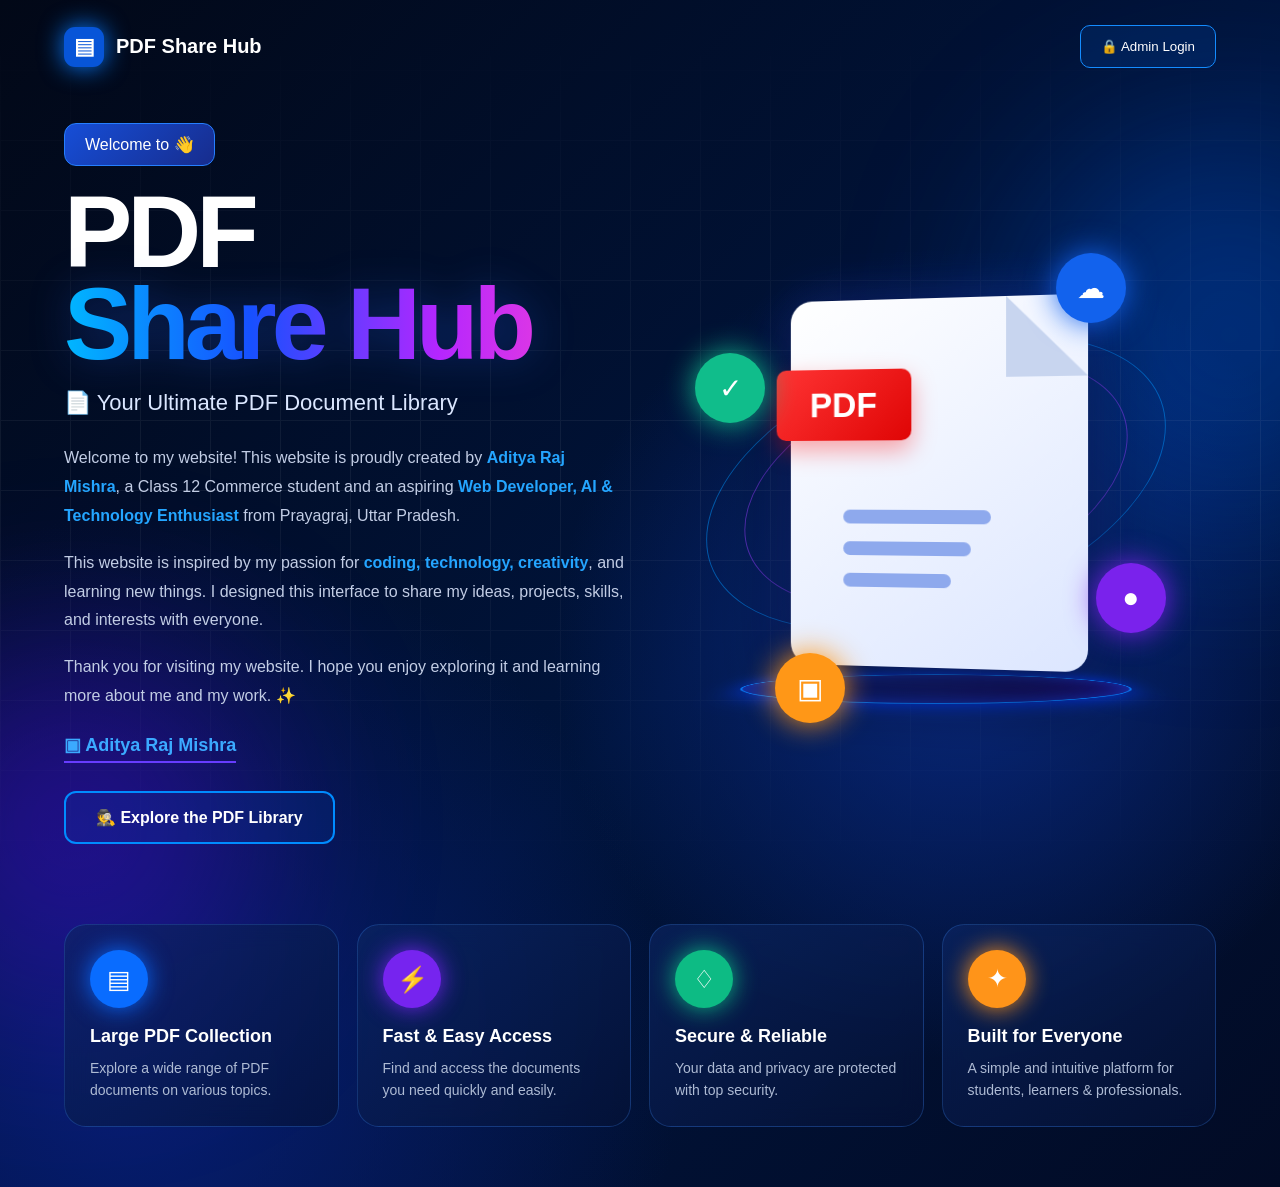
<file: index.html>
<!DOCTYPE html>
<html lang="en">
<head>
<meta charset="UTF-8">
<meta name="viewport" content="width=device-width, initial-scale=1.0">

<title>PDF Share Hub</title>

<style>

*{
    margin:0;
    padding:0;
    box-sizing:border-box;
}

html{
    scroll-behavior:smooth;
}

body{
    font-family:Arial,Helvetica,sans-serif;
    min-height:100vh;
    color:white;
    overflow-x:hidden;

    background:
        radial-gradient(circle at 75% 55%,#08277d 0%,transparent 35%),
        radial-gradient(circle at 10% 90%,#071d72 0%,transparent 35%),
        linear-gradient(135deg,#020817,#00143c 55%,#020b25);
}


/* BACKGROUND */

a{
    color:white;
    text-decoration:none;
}

.bg-glow{
    position:fixed;
    border-radius:50%;
    filter:blur(100px);
    opacity:.35;
    pointer-events:none;
}

.glow1{
    width:400px;
    height:400px;
    background:#0066ff;
    top:15%;
    right:-150px;
}

.glow2{
    width:350px;
    height:350px;
    background:#6200ff;
    bottom:-100px;
    left:-100px;
}

.grid{
    position:fixed;
    inset:0;
    opacity:.06;
    pointer-events:none;

    background-image:
        linear-gradient(#fff 1px,transparent 1px),
        linear-gradient(90deg,#fff 1px,transparent 1px);

    background-size:70px 70px;

    mask-image:linear-gradient(
        to bottom,
        transparent,
        black,
        transparent
    );
}


/* HEADER */

.header{
    width:90%;
    max-width:1400px;
    margin:auto;

    padding:25px 0;

    display:flex;
    justify-content:space-between;
    align-items:center;

    position:relative;
    z-index:10;
}

.logo{
    display:flex;
    align-items:center;
    gap:12px;

    font-size:20px;
    font-weight:bold;
}

.logo-icon{
    width:40px;
    height:40px;

    display:grid;
    place-items:center;

    border-radius:11px;

    background:#0755d8;

    box-shadow:0 0 25px #087cff;

    font-size:22px;
}

.admin-btn{
    padding:13px 20px;

    color:white;

    background:rgba(0,80,190,.2);

    border:1px solid #148cff;

    border-radius:10px;

    cursor:pointer;

    transition:.3s;
}

.admin-btn:hover{
    background:#087cff;
    box-shadow:0 0 25px #087cff;
}


/* MAIN */

.container{
    width:90%;
    max-width:1400px;

    margin:auto;

    display:grid;

    grid-template-columns:1fr 1fr;

    gap:30px;

    align-items:center;

    position:relative;
    z-index:2;
}


/* INTRO */

.intro{
    padding:30px 0;
}

.welcome{
    display:inline-block;

    padding:11px 20px;

    margin-bottom:20px;

    border-radius:12px;

    background:linear-gradient(
        135deg,
        #164ed7,
        #172c8d
    );

    border:1px solid #267fff;
}

h1{
    font-size:clamp(55px,8vw,105px);

    line-height:.9;

    letter-spacing:-5px;

    margin-bottom:20px;
}

h1 span{
    display:block;

    background:linear-gradient(
        90deg,
        #00b7ff,
        #1750ff,
        #b426ff,
        #ff45cf
    );

    -webkit-background-clip:text;
    background-clip:text;

    color:transparent;

    filter:drop-shadow(
        0 0 20px rgba(40,100,255,.3)
    );
}

.subtitle{
    font-size:22px;

    color:#dbe7ff;

    margin-bottom:28px;
}

.description{
    max-width:650px;

    color:#c2cde5;

    font-size:16px;

    line-height:1.8;
}

.description p{
    margin-bottom:18px;
}

.description strong{
    color:#24a5ff;
}

.profile-link{
    display:inline-block;

    margin-top:5px;

    color:#3baaff;

    font-size:18px;
    font-weight:bold;

    text-decoration:none;

    border-bottom:2px solid #673cff;

    padding-bottom:5px;
}

.login-btn{
    display:block;

    margin-top:28px;

    padding:15px 30px;

    color:white;

    background:rgba(0,80,190,.15);

    border:2px solid #008cff;

    border-radius:12px;

    font-size:16px;
    font-weight:bold;

    cursor:pointer;

    transition:.3s;
}

.login-btn:hover{
    background:#087cff;

    box-shadow:0 0 30px #087cff;

    transform:translateY(-3px);
}


/* ILLUSTRATION */

.illustration{
    height:600px;

    position:relative;

    display:grid;
    place-items:center;
}

.orbit{
    position:absolute;

    border-radius:50%;

    border:1px solid rgba(0,150,255,.5);

    transform:rotate(-20deg);
}

.orbit1{
    width:480px;
    height:260px;
}

.orbit2{
    width:400px;
    height:220px;

    border-color:rgba(150,60,255,.5);
}

.orbit3{
    width:300px;
    height:170px;

    border-color:rgba(0,220,255,.3);
}


/* PDF */

.pdf-document{
    width:300px;
    height:370px;

    position:relative;

    background:linear-gradient(
        145deg,
        #fff,
        #dce6ff
    );

    border-radius:22px;

    box-shadow:
        0 25px 70px rgba(0,0,0,.5),
        0 0 50px rgba(50,80,255,.3);

    transform:perspective(900px) rotateY(-8deg);

    z-index:3;
}

.pdf-fold{
    position:absolute;

    right:0;
    top:0;

    width:80px;
    height:80px;

    background:#c8d5ef;

    clip-path:polygon(
        0 0,
        100% 100%,
        0 100%
    );
}

.pdf-label{
    position:absolute;

    top:70px;
    left:-15px;

    padding:16px 35px;

    background:linear-gradient(
        135deg,
        #ff3434,
        #df0505
    );

    color:white;

    font-size:35px;
    font-weight:900;

    border-radius:10px;

    box-shadow:0 10px 25px rgba(255,0,0,.35);
}

.pdf-lines{
    position:absolute;

    left:55px;
    bottom:80px;

    display:flex;
    flex-direction:column;

    gap:18px;
}

.pdf-lines span{
    width:150px;
    height:14px;

    background:#8ea9ed;

    border-radius:10px;
}

.pdf-lines span:nth-child(2){
    width:130px;
}

.pdf-lines span:nth-child(3){
    width:110px;
}


/* PLATFORM */

.platform{
    position:absolute;

    bottom:60px;

    width:390px;
    height:70px;

    border-radius:50%;

    background:
        linear-gradient(
            90deg,
            #071d6e,
            #111a6f,
            #16075d
        );

    border:2px solid #087cff;

    box-shadow:
        0 0 35px #003dff,
        inset 0 0 30px #1735b9;

    transform:
        perspective(400px)
        rotateX(65deg);

    z-index:1;
}


/* FLOATING ICONS */

.floating-icon{
    width:70px;
    height:70px;

    position:absolute;

    display:grid;
    place-items:center;

    border-radius:50%;

    font-size:28px;

    z-index:5;

    animation:float 4s ease-in-out infinite;
}

.cloud{
    top:70px;
    right:90px;

    background:#1262ed;

    box-shadow:0 0 30px #1262ed;
}

.share{
    right:50px;
    bottom:150px;

    background:#7a22ec;

    box-shadow:0 0 30px #7a22ec;
}

.book{
    bottom:60px;
    left:120px;

    background:#ff9717;

    box-shadow:0 0 30px #ff9717;
}

.check{
    left:40px;
    top:170px;

    background:#10bd8b;

    box-shadow:0 0 30px #10bd8b;
}

@keyframes float{

    0%,100%{
        transform:translateY(0);
    }

    50%{
        transform:translateY(-12px);
    }
}


/* FEATURES */

.features{
    grid-column:1/-1;

    display:grid;

    grid-template-columns:
        repeat(4,1fr);

    gap:18px;

    padding:20px 0 60px;
}

.feature-card{
    min-height:180px;

    padding:25px;

    border-radius:22px;

    background:
        linear-gradient(
            145deg,
            rgba(12,38,100,.65),
            rgba(5,18,54,.65)
        );

    border:1px solid rgba(65,145,255,.25);

    backdrop-filter:blur(12px);

    transition:.35s;
}

.feature-card:hover{
    transform:translateY(-8px);

    border-color:#218cff;

    box-shadow:
        0 15px 40px rgba(0,90,255,.25);
}

.feature-icon{
    width:58px;
    height:58px;

    display:grid;
    place-items:center;

    border-radius:50%;

    font-size:25px;

    margin-bottom:18px;
}

.blue{
    background:#096cff;
    box-shadow:0 0 25px #096cff;
}

.purple{
    background:#7624ef;
    box-shadow:0 0 25px #7624ef;
}

.green{
    background:#0dbb84;
    box-shadow:0 0 25px #0dbb84;
}

.orange{
    background:#ff9419;
    box-shadow:0 0 25px #ff9419;
}

.feature-card h3{
    font-size:18px;

    margin-bottom:10px;
}

.feature-card p{
    color:#aebbd4;

    line-height:1.6;

    font-size:14px;
}


/* MOBILE */

@media(max-width:900px){

    .container{
        grid-template-columns:1fr;
    }

    .intro{
        text-align:center;
    }

    .description{
        margin:auto;
    }

    .login-btn{
        margin-left:auto;
        margin-right:auto;
    }

    .illustration{
        height:500px;
    }

    .features{
        grid-template-columns:repeat(2,1fr);
    }
}


@media(max-width:600px){

    .header{
        padding:18px 0;
    }

    .logo{
        font-size:15px;
    }

    .logo-icon{
        width:32px;
        height:32px;
    }

    .admin-btn{
        padding:10px 12px;
        font-size:12px;
    }

    h1{
        font-size:58px;
        letter-spacing:-3px;
    }

    .subtitle{
        font-size:17px;
    }

    .description{
        font-size:14px;
        line-height:1.7;
    }

    .illustration{
        height:400px;
    }

    .pdf-document{
        width:210px;
        height:270px;
    }

    .pdf-label{
        font-size:25px;
        padding:12px 25px;
    }

    .pdf-lines{
        left:35px;
        bottom:50px;
        gap:10px;
    }

    .pdf-lines span{
        width:110px;
        height:9px;
    }

    .platform{
        width:280px;
    }

    .orbit1{
        width:350px;
        height:190px;
    }

    .orbit2{
        width:300px;
        height:160px;
    }

    .floating-icon{
        width:50px;
        height:50px;
        font-size:20px;
    }

    .cloud{
        right:20px;
        top:30px;
    }

    .share{
        right:10px;
        bottom:100px;
    }

    .check{
        left:15px;
        top:120px;
    }

    .book{
        left:50px;
        bottom:30px;
    }

    .features{
        grid-template-columns:1fr;
    }

}

.admin-link:hover {
    background: #087cff;

    box-shadow:
        0 0 15px #087cff,
        0 0 35px rgba(0, 140, 255, 0.5);

    transform: translateY(-2px);
}

</style>
</head>


<body>

<div class="bg-glow glow1"></div>
<div class="bg-glow glow2"></div>
<div class="grid"></div>


<header class="header">

    <div class="logo">

        <div class="logo-icon">
            ▤
        </div>

        PDF Share Hub

    </div>


    <button class="admin-btn">
       <a href="admin.html"> 🔒 Admin Login </a>
    </button>

</header>



<main class="container">


<section class="intro">

    <div class="welcome">
        Welcome to 👋
    </div>


    <h1>
        PDF
        <span>Share Hub</span>
    </h1>


    <p class="subtitle">
        📄 Your Ultimate PDF Document Library
    </p>


    <div class="description">

        <p>
            Welcome to my website! This website is proudly created by
            <strong>Aditya Raj Mishra</strong>, a Class 12 Commerce student
            and an aspiring
            <strong>Web Developer, AI & Technology Enthusiast</strong>
            from Prayagraj, Uttar Pradesh.
        </p>

        <p>
            This website is inspired by my passion for
            <strong>coding, technology, creativity</strong>,
            and learning new things. I designed this interface to share
            my ideas, projects, skills, and interests with everyone.
        </p>

        <p>
            Thank you for visiting my website. I hope you enjoy exploring
            it and learning more about me and my work. ✨
        </p>

    </div>


    <a href="#" class="profile-link">
        ▣ Aditya Raj Mishra
    </a>


    <button class="login-btn" >
      <a href="library.html" class="admin-link">  🕵️ Explore the PDF Library </a>
    </button>

</section>



<section class="illustration">

    <div class="orbit orbit1"></div>
    <div class="orbit orbit2"></div>
    <div class="orbit orbit3"></div>


    <div class="floating-icon cloud">
        ☁
    </div>

    <div class="floating-icon share">
        ●
    </div>

    <div class="floating-icon book">
        ▣
    </div>

    <div class="floating-icon check">
        ✓
    </div>


    <div class="pdf-document">

        <div class="pdf-fold"></div>

        <div class="pdf-label">
            PDF
        </div>

        <div class="pdf-lines">

            <span></span>
            <span></span>
            <span></span>

        </div>

    </div>


    <div class="platform"></div>

</section>



<section class="features">


<div class="feature-card">

    <div class="feature-icon blue">
        ▤
    </div>

    <h3>
        Large PDF Collection
    </h3>

    <p>
        Explore a wide range of PDF documents on various topics.
    </p>

</div>



<div class="feature-card">

    <div class="feature-icon purple">
        ⚡
    </div>

    <h3>
        Fast & Easy Access
    </h3>

    <p>
        Find and access the documents you need quickly and easily.
    </p>

</div>



<div class="feature-card">

    <div class="feature-icon green">
        ♢
    </div>

    <h3>
        Secure & Reliable
    </h3>

    <p>
        Your data and privacy are protected with top security.
    </p>

</div>



<div class="feature-card">

    <div class="feature-icon orange">
        ✦
    </div>

    <h3>
        Built for Everyone
    </h3>

    <p>
        A simple and intuitive platform for students,
        learners & professionals.
    </p>

</div>


</section>

</main>


</body>
</html>
</file>
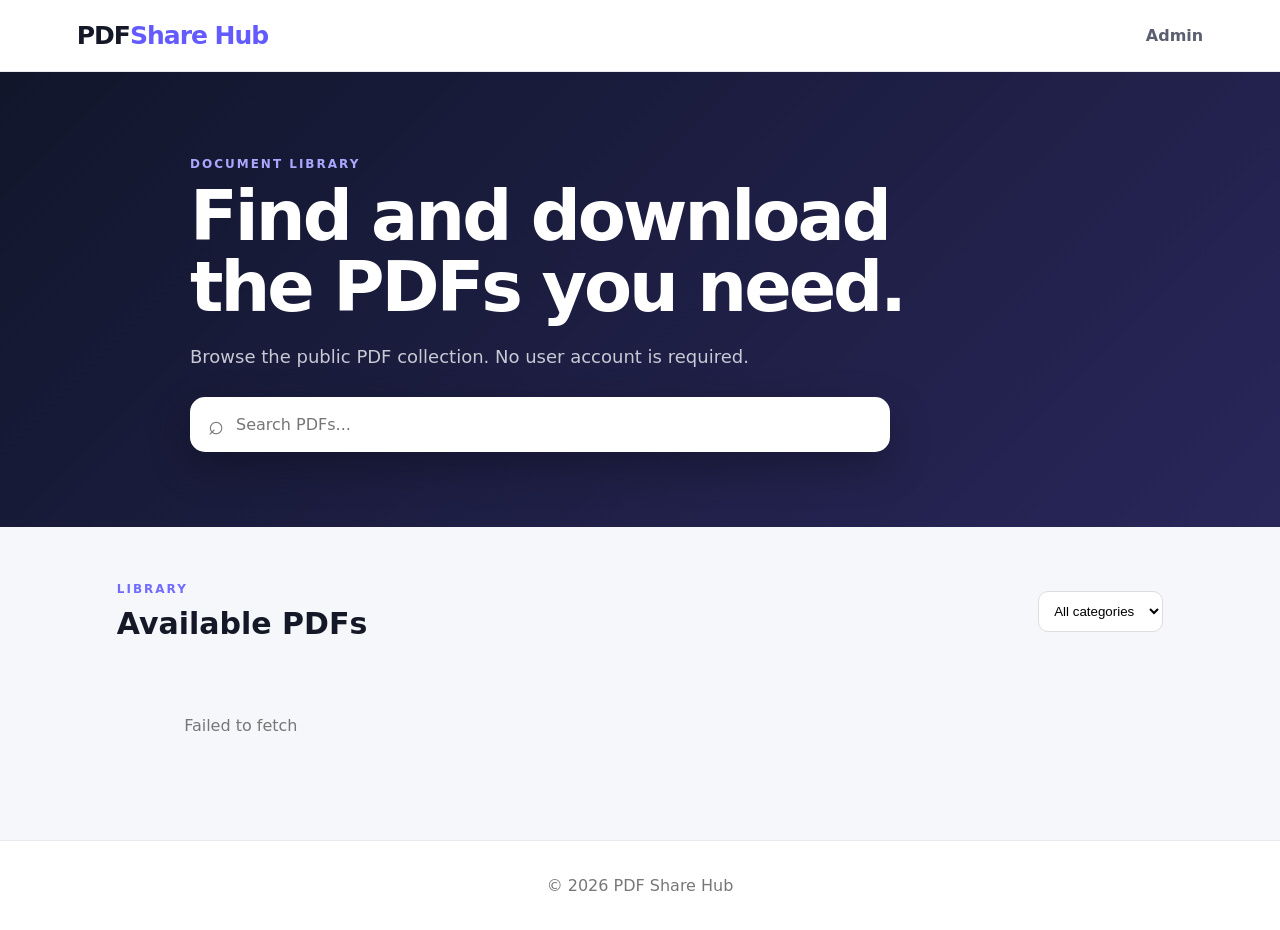
<file: library.html>
<!DOCTYPE html>
<html lang="en">
<head>
  <meta charset="UTF-8">
  <meta name="viewport" content="width=device-width, initial-scale=1.0">
  <title>PDF Share Hub</title>

  <link rel="stylesheet" href="assets/style.css">

  <link rel="manifest" href="manifest.json">
  <meta name="theme-color" content="#635bff">
  <meta name="mobile-web-app-capable" content="yes">
  <meta name="apple-mobile-web-app-capable" content="yes">
</head>
<body>
  <header class="topbar">
    <a class="brand" href="index.html">PDF<span>Share Hub</span></a>
    <a class="admin-link" href="admin.html">Admin</a>
  </header>

  <main>
    <section class="hero">
      <div>
        <p class="eyebrow">DOCUMENT LIBRARY</p>
        <h1>Find and download<br>the PDFs you need.</h1>
        <p class="hero-copy">Browse the public PDF collection. No user account is required.</p>
        <div class="search">
          <span>⌕</span>
          <input id="searchInput" type="search" placeholder="Search PDFs...">
        </div>
      </div>
    </section>

    <section class="section">
      <div class="section-head">
        <div>
          <p class="eyebrow">LIBRARY</p>
          <h2>Available PDFs</h2>
        </div>
        <select id="categoryFilter">
          <option value="">All categories</option>
        </select>
      </div>
      <div id="pdfGrid" class="grid"></div>
      <div id="emptyState" class="empty hidden">No PDFs found.</div>
    </section>
  </main>

  <footer>© 2026 PDF Share Hub</footer>
  <script src="assets/config.js"></script>
  <script src="assets/app.js"></script>
  <script>
if ("serviceWorker" in navigator) {
  window.addEventListener("load", () => {
    navigator.serviceWorker.register("./sw.js")
      .then(() => console.log("PDF Share Hub PWA ready"))
      .catch(error => console.error("PWA error:", error));
  });
}
</script>
</body>
</html>
</file>
<file: assets/style.css>
*{box-sizing:border-box}body{margin:0;font-family:Inter,system-ui,-apple-system,BlinkMacSystemFont,"Segoe UI",sans-serif;background:#f6f7fb;color:#151827}a{text-decoration:none;color:inherit}.topbar{height:72px;background:#fff;border-bottom:1px solid #e8e9ef;display:flex;align-items:center;justify-content:space-between;padding:0 6%;position:sticky;top:0;z-index:10}.brand{font-size:25px;font-weight:800;letter-spacing:-1px}.brand span{color:#635bff}.admin-link{font-weight:650;color:#5c5f70}.hero{padding:85px 6% 75px;background:linear-gradient(135deg,#11162b,#29265a);color:#fff}.hero>div{max-width:900px;margin:auto}.eyebrow{font-size:12px;font-weight:800;letter-spacing:2px;color:#716cff;margin:0 0 10px}.hero .eyebrow{color:#aaa7ff}.hero h1{font-size:clamp(38px,6vw,70px);line-height:1.02;letter-spacing:-3px;margin:0 0 22px}.hero-copy{font-size:18px;color:#c7c9d5;max-width:650px}.search{margin-top:30px;background:#fff;border-radius:15px;display:flex;align-items:center;padding:0 18px;max-width:700px;box-shadow:0 15px 40px #0004}.search span{font-size:27px;color:#777}.search input{border:0;outline:0;width:100%;padding:18px 12px;font-size:16px}.section{max-width:1200px;margin:0 auto;padding:55px 6%}.section-head{display:flex;align-items:center;justify-content:space-between;gap:20px;margin-bottom:25px}.section h1,.section h2{margin:0}.section h2{font-size:30px}.section select{border:1px solid #ddd;border-radius:10px;padding:11px;background:#fff}.grid{display:grid;grid-template-columns:repeat(auto-fill,minmax(245px,1fr));gap:18px}.card,.panel,.stat{background:#fff;border:1px solid #e6e7ee;border-radius:17px;box-shadow:0 8px 25px #1b20400a}.card{padding:20px;display:flex;flex-direction:column;min-height:220px}.pdf-icon{height:58px;width:58px;border-radius:14px;background:#eeedff;color:#635bff;display:grid;place-items:center;font-weight:900;margin-bottom:18px}.card h3{margin:0 0 8px;font-size:18px}.card p{color:#707382;font-size:14px;line-height:1.5;margin:0 0 14px}.tag{font-size:12px;color:#635bff;font-weight:700}.card-actions{margin-top:auto;display:flex;gap:8px}.btn{border:1px solid #ddd;background:#fff;border-radius:10px;padding:11px 15px;font-weight:700;cursor:pointer}.btn.primary{background:#635bff;color:#fff;border-color:#635bff}.btn.danger{color:#c62b3d}.empty{text-align:center;padding:50px;color:#777}.hidden{display:none!important}footer{text-align:center;padding:35px;color:#777;border-top:1px solid #e8e9ef;background:#fff}.admin-main{max-width:1050px;margin:auto;padding:55px 6%}.auth-panel{max-width:500px;margin:30px auto;padding:30px}.panel{padding:25px;margin-bottom:25px}.panel h2{margin-top:0}form{display:grid;gap:15px}label{font-weight:700;font-size:14px;display:grid;gap:7px}input,textarea{font:inherit;border:1px solid #dfe1e8;border-radius:10px;padding:12px;outline:none}textarea{min-height:100px;resize:vertical}.form-grid{grid-template-columns:1fr 1fr}.wide{grid-column:1/-1}.stats{display:grid;grid-template-columns:repeat(2,1fr);gap:15px;margin-bottom:25px}.stat{padding:22px}.stat strong{font-size:30px;display:block}.stat span{color:#777}.admin-item{display:flex;align-items:center;justify-content:space-between;gap:15px;padding:15px 0;border-bottom:1px solid #eee}.admin-item:last-child{border-bottom:0}.admin-item h3{margin:0 0 4px}.admin-item p{margin:0;color:#777;font-size:13px}.admin-actions{display:flex;gap:8px;flex-wrap:wrap}.message{min-height:20px;color:#555}.message.error{color:#c62b3d}.message.success{color:#16824b}@media(max-width:650px){.topbar{padding:0 5%}.hero{padding:60px 5%}.hero h1{letter-spacing:-2px}.section,.admin-main{padding-left:5%;padding-right:5%}.section-head{align-items:flex-start;flex-direction:column}.form-grid{grid-template-columns:1fr}.wide{grid-column:auto}.stats{grid-template-columns:1fr}.admin-item{align-items:flex-start;flex-direction:column;width:100%}}
</file>
